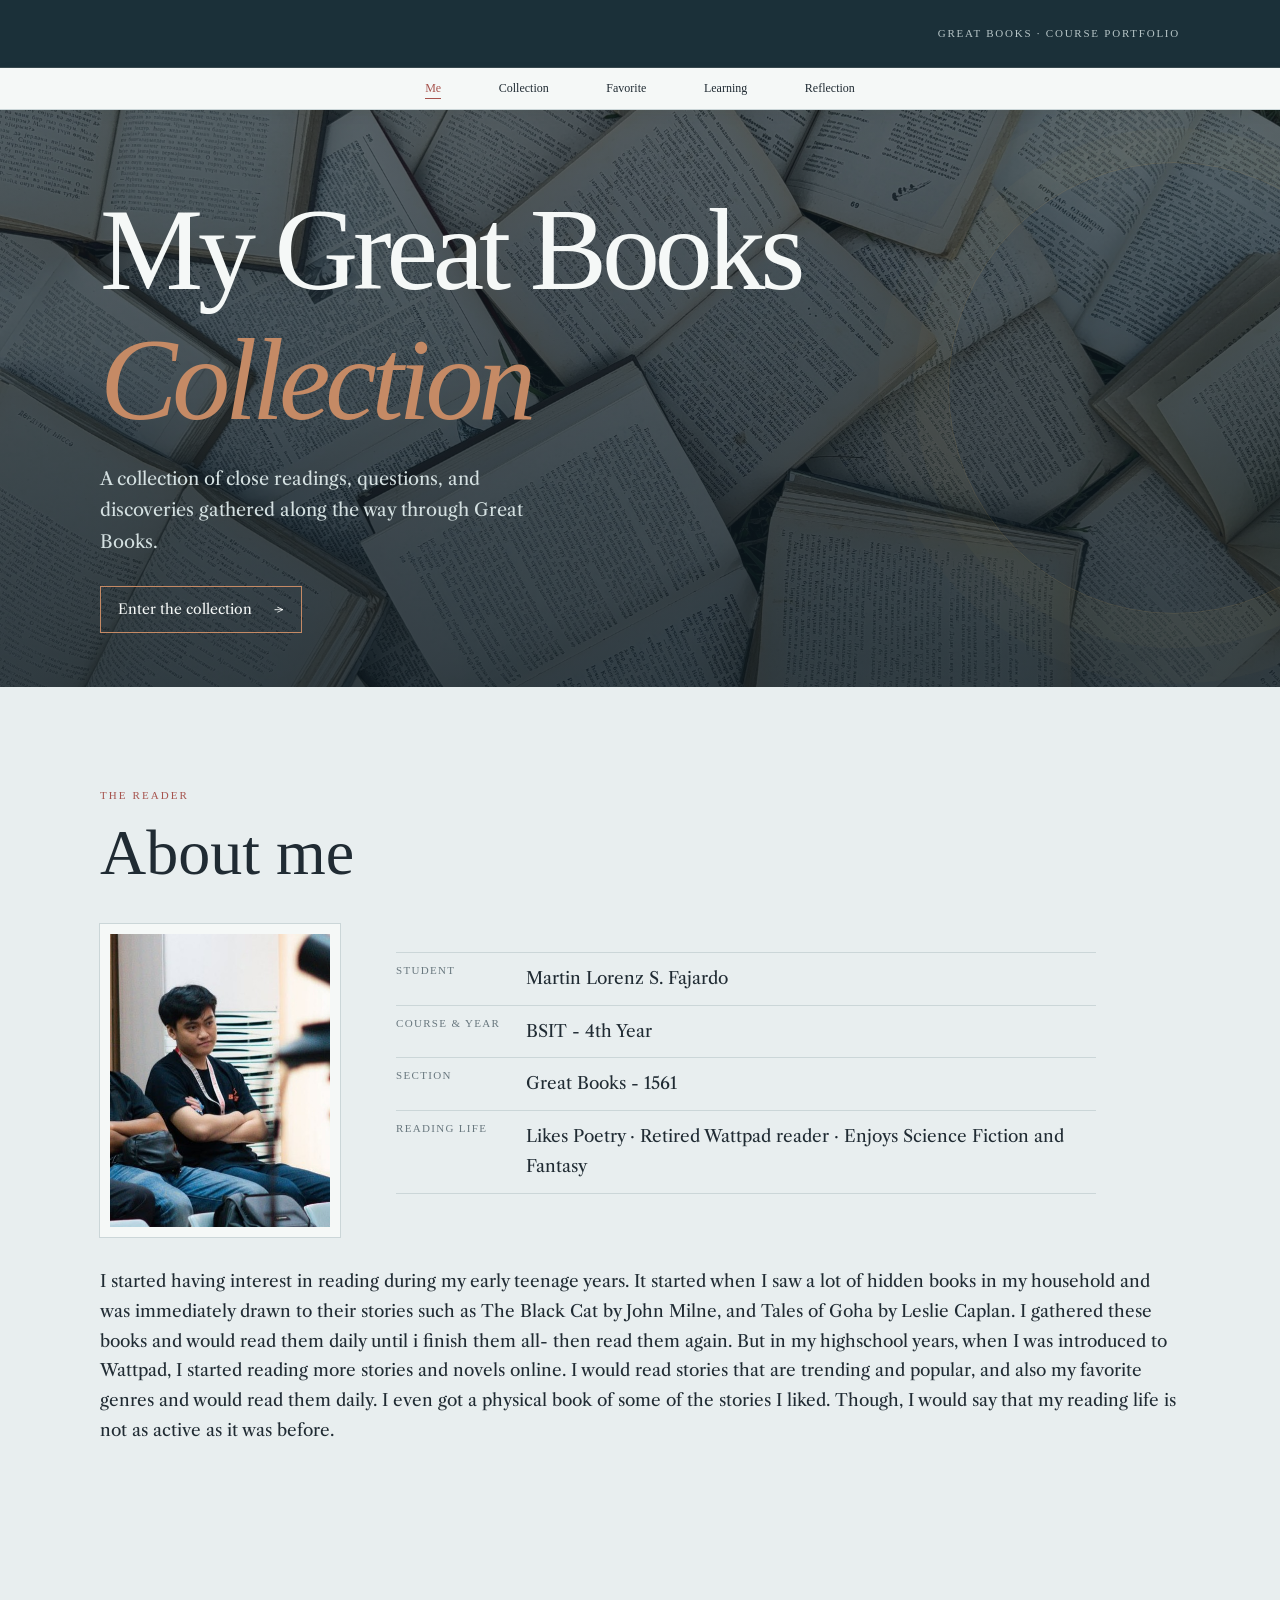
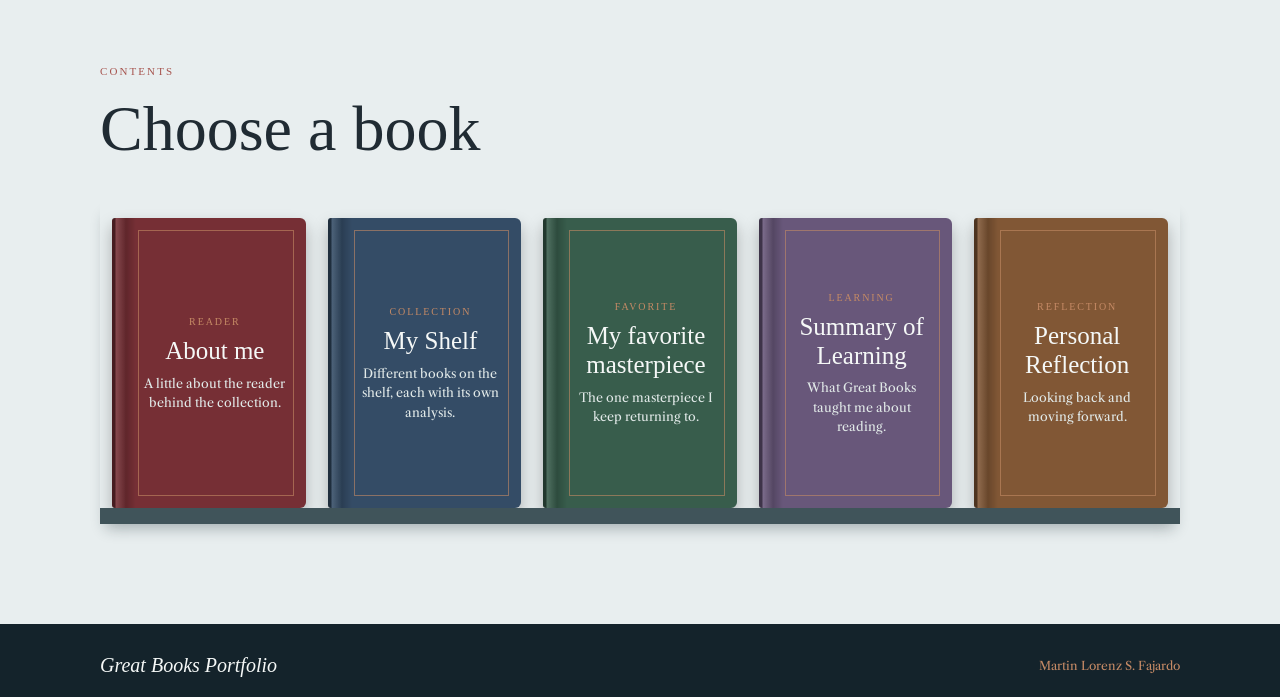
<file: index.html>
<!DOCTYPE html>
<html lang="en">

<head>
  <meta charset="utf-8">
  <meta name="viewport" content="width=device-width, initial-scale=1">
  <meta name="theme-color" content="#1b3039">
  <meta name="description"
    content="A Great Books course portfolio: literary analyses, a favorite masterpiece, and reflections on a reader's journey.">
  <title>My Literary Journey | Great Books Portfolio</title>
  <link rel="preconnect" href="https://fonts.googleapis.com">
  <link rel="preconnect" href="https://fonts.gstatic.com" crossorigin>
  <link
    href="https://fonts.googleapis.com/css2?family=IM+Fell+English:ital@0;1&family=Libre+Caslon+Text:ital,wght@0,400;0,700;1,400&display=swap"
    rel="stylesheet">
  <link rel="stylesheet" href="index.css">
</head>

<body>
  <div class="topline"><a href="index.html"><span>GREAT BOOKS · COURSE PORTFOLIO</span></a></div>

  <nav class="site-nav" aria-label="Portfolio sections">
    <a href="index.html" aria-current="page"><span>Me</span></a>
    <a href="collection.html"><span>Collection</span></a>
    <a href="favorite.html"><span>Favorite</span></a>
    <a href="learning.html"><span>Learning</span></a>
    <a href="reflection.html"><span>Reflection</span></a>
  </nav>

  <header class="masthead" id="home">
    <div class="hero wrap">
      <h1>My Great Books<br><em>Collection</em></h1>
      <p class="intro">A collection of close readings, questions, and discoveries gathered along the way through Great
        Books.</p>
      <a class="button" href="collection.html">Enter the collection <span aria-hidden="true">→</span></a>
    </div>
  </header>

  <main>
    <section class="profile section wrap" id="profile">
      <div class="section-heading">
        <p class="eyebrow">The reader</p>
        <h2 class="page-title">About me</h2>
      </div>
      <div class="profile-grid">
        <div class="portrait" role="img" aria-label="Placeholder for a student portrait">
          <img class="profile-image" src="images/me.jpg" alt="A portrait of the student">
        </div>
        <div class="profile-copy">
          <dl class="details">
            <div>
              <dt>Student</dt>
              <dd>Martin Lorenz S. Fajardo</dd>
            </div>
            <div>
              <dt>Course & Year</dt>
              <dd>BSIT - 4th Year</dd>
            </div>
            <div>
              <dt>Section</dt>
              <dd>Great Books - 1561</dd>
            </div>
            <div>
              <dt>Reading life</dt>
              <dd>Likes Poetry &#183; Retired Wattpad reader &#183; Enjoys Science Fiction and Fantasy</dd>
            </div>
          </dl>
        </div>
      </div>
      <br/>
      <div class="bio">
        <p>I started having interest in reading during my early teenage years. It started when I saw a lot of hidden books in my household and was immediately drawn to their stories such as
          The Black Cat by John Milne, and Tales of Goha by Leslie Caplan. I gathered these books and would read them daily until i finish them all- then read them again. But in my highschool
          years, when I was introduced to Wattpad, I started reading more stories and novels online. I would read stories that are trending and popular, and also my favorite genres and would read them daily. I even got
          a physical book of some of the stories I liked. Though, I would say that my reading life is not as active as it was before.
        </p>
      </div>
    </section>

    <section class="contents section wrap" aria-label="Contents">
      <div class="section-heading">
        <p class="eyebrow">Contents</p>
        <h2>Choose a book</h2>
      </div>
      <div class="contents-grid">
        <a class="contents-card" href="#profile" style="--book:#762f35"><span class="eyebrow">Reader</span><strong>About
            me</strong><span>A little about the reader behind the collection.</span></a>
        <a class="contents-card" href="collection.html" style="--book:#344c66"><span
            class="eyebrow">Collection</span><strong>My Shelf</strong><span>Different books on the shelf, each with its
            own analysis.</span></a>
        <a class="contents-card" href="favorite.html" style="--book:#385d4c"><span
            class="eyebrow">Favorite</span><strong>My favorite masterpiece</strong><span>The one masterpiece I keep
            returning to.</span></a>
        <a class="contents-card" href="learning.html" style="--book:#68577a"><span
            class="eyebrow">Learning</span><strong>Summary of Learning</strong><span>What Great Books taught me about
            reading.</span></a>
        <a class="contents-card" href="reflection.html" style="--book:#815735"><span
            class="eyebrow">Reflection</span><strong>Personal Reflection</strong><span>Looking back and moving
            forward.</span></a>
      </div>
    </section>
  </main>

  <footer>
    <div class="wrap footer-inner"><span>Great Books Portfolio</span><a>Martin Lorenz S. Fajardo</a></div>
  </footer>
</body>

</html>
</file>
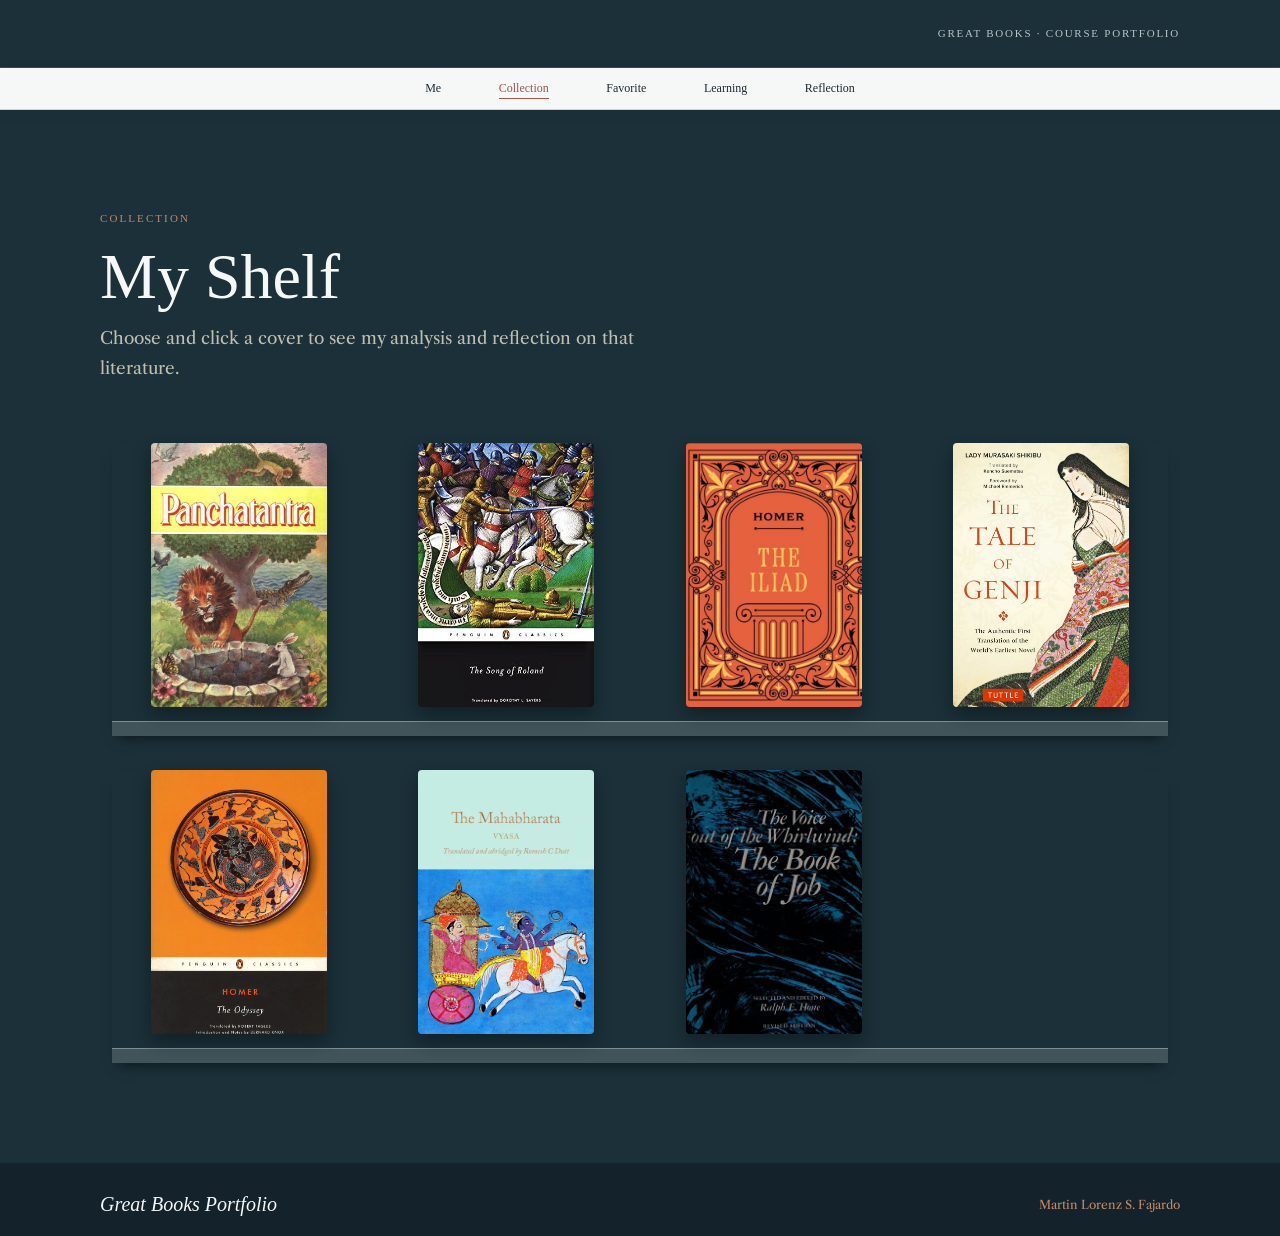
<file: collection.html>
<!DOCTYPE html>
<html lang="en">

<head>
  <meta charset="utf-8">
  <meta name="viewport" content="width=device-width, initial-scale=1">
  <meta name="theme-color" content="#1b3039">
  <meta name="description"
    content="A Great Books course portfolio: literary analyses, a favorite masterpiece, and reflections on a reader's journey.">
  <title>My Shelf | Great Books Portfolio</title>
  <link rel="preconnect" href="https://fonts.googleapis.com">
  <link rel="preconnect" href="https://fonts.gstatic.com" crossorigin>
  <link
    href="https://fonts.googleapis.com/css2?family=IM+Fell+English:ital@0;1&family=Libre+Caslon+Text:ital,wght@0,400;0,700;1,400&display=swap"
    rel="stylesheet">
  <link rel="stylesheet" href="index.css">
</head>

<body>
  <div class="topline"><a href="index.html"><span>GREAT BOOKS · COURSE PORTFOLIO</span></a></div>

  <nav class="site-nav" aria-label="Portfolio sections">
    <a href="index.html"><span>Me</span></a>
    <a href="collection.html" aria-current="page"><span>Collection</span></a>
    <a href="favorite.html"><span>Favorite</span></a>
    <a href="learning.html"><span>Learning</span></a>
    <a href="reflection.html"><span>Reflection</span></a>
  </nav>

  <main>
    <section class="collection section" id="analyses">
      <div class="wrap">
        <div class="section-heading">
          <p class="eyebrow">Collection</p>
          <h1 class="page-title">My Shelf</h1>
          <p class="section-intro">Choose and click a cover to see my analysis and reflection on that literature.</p>
        </div>
        <div class="shelf" id="shelf" role="group" aria-label="Select one of eight literary analyses"></div>
      </div>
    </section>
  </main>

  <dialog class="reading-card" id="reading" aria-labelledby="reading-title">
    <button class="reading-close" type="button" aria-label="Close analysis">×</button>
    <div class="reading-content" id="reading-content"></div>
  </dialog>

  <footer>
    <div class="wrap footer-inner"><span>Great Books Portfolio</span><a>Martin Lorenz S. Fajardo</a></div>
  </footer>

  <script>
    fetch('analyses.json')
      .then(response => {
        if (!response.ok) throw new Error('Could not load analyses.json');
        return response.json();
      })
      .then(analyses => {
    const shelf = document.getElementById('shelf'), reading = document.getElementById('reading');
    const readingContent = document.getElementById('reading-content');
    let activeIndex = -1;
    function openAnalysis(index) {
      const b = analyses[index];
      activeIndex = index;
      [...shelf.querySelectorAll('.book-cover')].forEach((button, i) => button.setAttribute('aria-pressed', i === index ? 'true' : 'false'));
      readingContent.innerHTML = `<div class="reading-meta"><span class="eyebrow">Great Book ${String(index + 1).padStart(2, '0')}</span><h2 id="reading-title">${b.title}</h2><p>${b.author}</p></div><div class="reading-text"><p class="analysis-label">About:</p><p>${b.about}</p><p class="analysis-label">Lens:</p><p class="lens">${b.lens}</p><p class="analysis-label">My thoughts:</p><p>${b.analysis}</p></div>`;
      if (!reading.open) reading.showModal();
    }
    analyses.forEach((book, index) => {
      if (index % 4 === 0) {
        const row = document.createElement('div');
        row.className = 'shelf-row';
        row.setAttribute('role', 'group');
        row.setAttribute('aria-label', `Books ${index + 1} to ${Math.min(index + 4, analyses.length)}`);
        shelf.append(row);
      }
      const button = document.createElement('button');
      button.type = 'button';
      button.className = 'book-cover';
      button.setAttribute('aria-pressed', 'false');
      button.setAttribute('aria-label', `Read analysis ${index + 1}: ${book.title} by ${book.author}`);
      const cover = document.createElement('img');
      cover.src = book.cover;
      cover.alt = '';
      cover.loading = 'lazy';
      button.append(cover);
      button.addEventListener('click', () => openAnalysis(index));
      shelf.lastElementChild.append(button);
    });
    reading.querySelector('.reading-close').addEventListener('click', () => reading.close());
    reading.addEventListener('click', event => {
      if (event.target === reading) reading.close();
    });
    reading.addEventListener('close', () => {
      if (activeIndex >= 0) shelf.querySelectorAll('.book-cover')[activeIndex]?.setAttribute('aria-pressed', 'false');
      activeIndex = -1;
    });
      })
      .catch(error => {
        document.getElementById('shelf').textContent = 'The book analyses could not be loaded.';
        console.error(error);
      });
  </script>
</body>

</html>
</file>
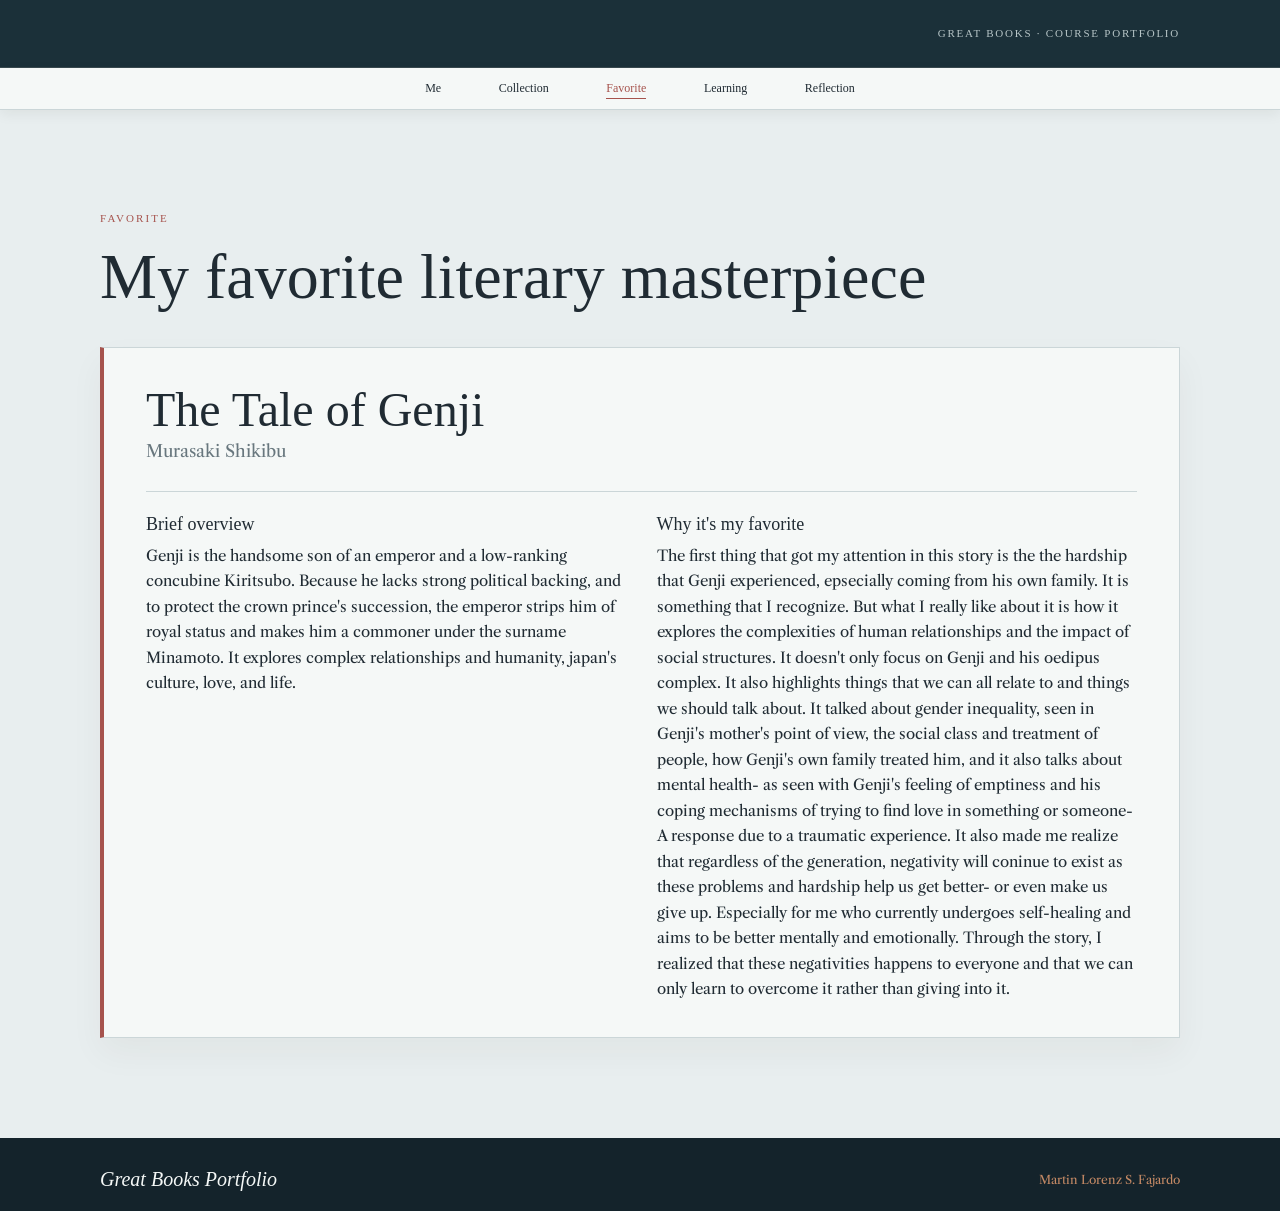
<file: favorite.html>
<!DOCTYPE html>
<html lang="en">

<head>
  <meta charset="utf-8">
  <meta name="viewport" content="width=device-width, initial-scale=1">
  <meta name="theme-color" content="#1b3039">
  <meta name="description"
    content="A Great Books course portfolio: literary analyses, a favorite masterpiece, and reflections on a reader's journey.">
  <title>My favorite masterpiece | Great Books Portfolio</title>
  <link rel="preconnect" href="https://fonts.googleapis.com">
  <link rel="preconnect" href="https://fonts.gstatic.com" crossorigin>
  <link
    href="https://fonts.googleapis.com/css2?family=IM+Fell+English:ital@0;1&family=Libre+Caslon+Text:ital,wght@0,400;0,700;1,400&display=swap"
    rel="stylesheet">
  <link rel="stylesheet" href="index.css">
</head>

<body>
  <div class="topline"><a href="index.html"><span>GREAT BOOKS · COURSE PORTFOLIO</span></a></div>

  <nav class="site-nav" aria-label="Portfolio sections">
    <a href="index.html"><span>Me</span></a>
    <a href="collection.html"><span>Collection</span></a>
    <a href="favorite.html" aria-current="page"><span>Favorite</span></a>
    <a href="learning.html"><span>Learning</span></a>
    <a href="reflection.html"><span>Reflection</span></a>
  </nav>

  <main>
    <section class="favorite section wrap" id="favorite">
      <div class="section-heading">
        <p class="eyebrow">Favorite</p>
        <h1 class="page-title">My favorite literary masterpiece</h1>
      </div>
      <div class="favorite-card">
        <h3>The Tale of Genji</h3>
        <p class="byline">Murasaki Shikibu</p>
        <div class="favorite-columns">
          <div>
            <h4>Brief overview</h4>
            <p>Genji is the handsome son of an emperor and a low-ranking concubine Kiritsubo. Because he lacks strong political backing, and to protect the crown prince's succession, the emperor strips him of royal status and makes him a commoner under the surname Minamoto. It explores complex relationships and humanity, japan's culture, love, and life.</p>
          </div>
          <div>
            <h4>Why it's my favorite</h4>
            <p>The first thing that got my attention in this story is the the hardship that Genji experienced, epsecially coming from his own family. It is something that I recognize. 
              But what I really like about it is how it explores the complexities of human relationships and the impact of social structures. It doesn't only focus on Genji and his
              oedipus complex. It also highlights things that we can all relate to and things we should talk about. It talked about gender inequality, seen in Genji's mother's
              point of view, the social class and treatment of people, how Genji's own family treated him, and it also talks about mental health- as seen with Genji's feeling of
              emptiness and his coping mechanisms of trying to find love in something or someone- A response due to a traumatic experience. It also made me realize that regardless of the
              generation, negativity will coninue to exist as these problems and hardship help us get better- or even make us give up. Especially for me who currently undergoes
              self-healing and aims to be better mentally and emotionally. Through the story, I realized that these negativities happens to everyone and that we can only learn to
              overcome it rather than giving into it.
            </p>
          </div>
        </div>
      </div>
    </section>
  </main>

  <footer>
    <div class="wrap footer-inner"><span>Great Books Portfolio</span><a>Martin Lorenz S. Fajardo</a></div>
  </footer>
</body>

</html>
</file>
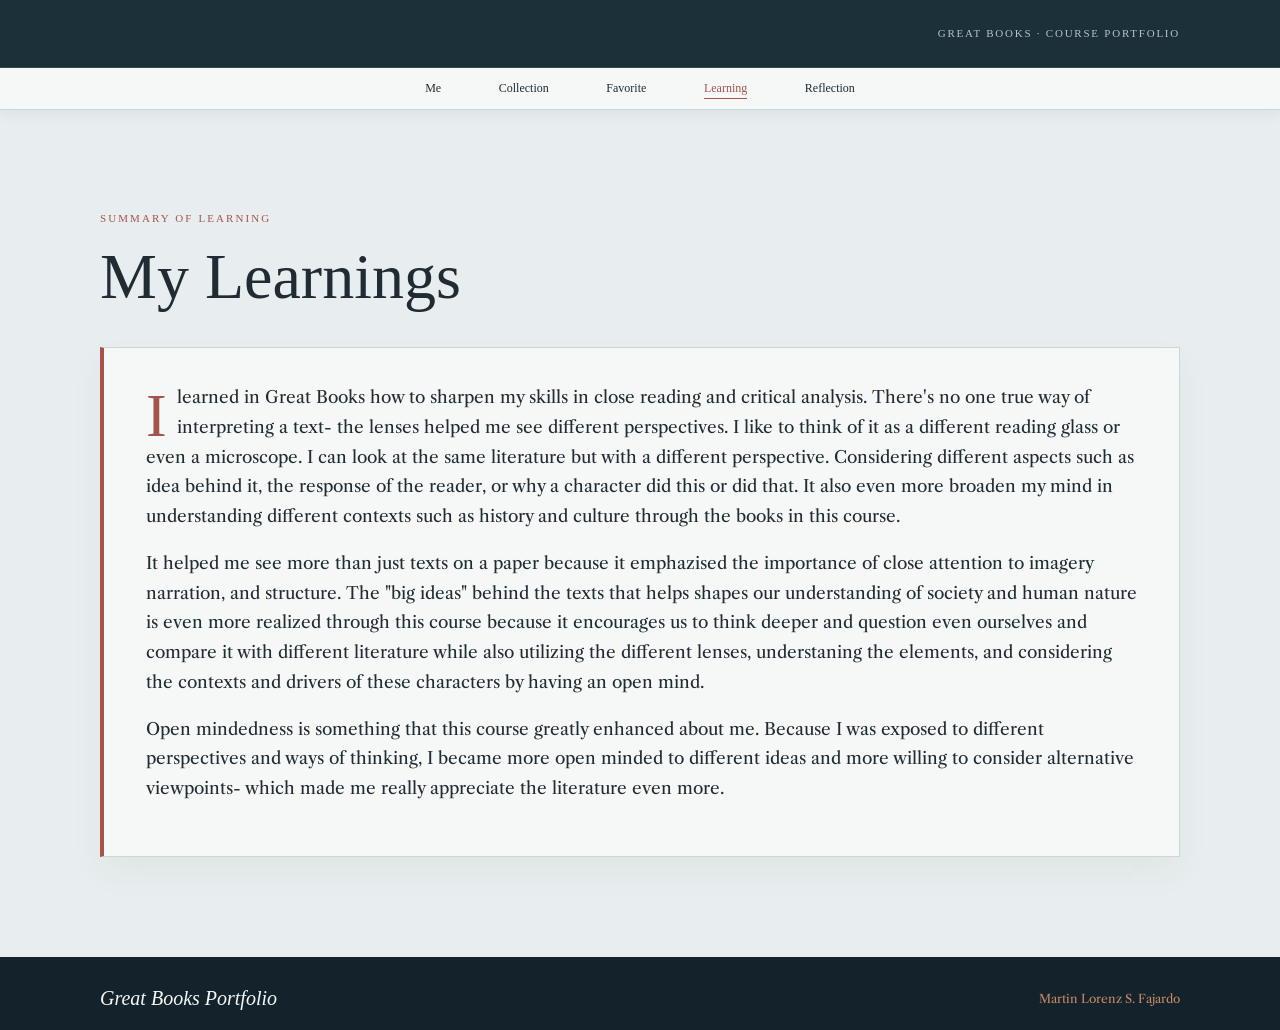
<file: learning.html>
<!DOCTYPE html>
<html lang="en">

<head>
  <meta charset="utf-8">
  <meta name="viewport" content="width=device-width, initial-scale=1">
  <meta name="theme-color" content="#1b3039">
  <meta name="description"
    content="A Great Books course portfolio: literary analyses, a favorite masterpiece, and reflections on a reader's journey.">
  <title>Summary of Learning | Great Books Portfolio</title>
  <link rel="preconnect" href="https://fonts.googleapis.com">
  <link rel="preconnect" href="https://fonts.gstatic.com" crossorigin>
  <link
    href="https://fonts.googleapis.com/css2?family=IM+Fell+English:ital@0;1&family=Libre+Caslon+Text:ital,wght@0,400;0,700;1,400&display=swap"
    rel="stylesheet">
  <link rel="stylesheet" href="index.css">
</head>

<body>
  <div class="topline"><a href="index.html"><span>GREAT BOOKS · COURSE PORTFOLIO</span></a></div>

  <nav class="site-nav" aria-label="Portfolio sections">
    <a href="index.html"><span>Me</span></a>
    <a href="collection.html"><span>Collection</span></a>
    <a href="favorite.html"><span>Favorite</span></a>
    <a href="learning.html" aria-current="page"><span>Learning</span></a>
    <a href="reflection.html"><span>Reflection</span></a>
  </nav>

  <main>
    <section class="learning section wrap" id="learning">
      <div class="section-heading">
          <p class="eyebrow">Summary of Learning</p>
          <h1 class="page-title">My Learnings</h1>
      </div>
      <div class="favorite-card">
          <p class="dropcap">I learned in Great Books how to sharpen my skills in close reading and critical analysis. There's no one true way of interpreting a text-
            the lenses helped me see different perspectives. I like to think of it as a different reading glass or even a microscope. I can look at the same literature
            but with a different perspective. Considering different aspects such as idea behind it, the response of the reader, or why a character did this or did that.
            It also even more broaden my mind in understanding different contexts such as history and culture through the books in this course.</p>
          <p>It helped me see more than just texts on a paper because it emphazised the importance of close attention to imagery narration, and structure.
            The "big ideas" behind the texts that helps shapes our understanding of society and human nature is even more realized through this course because it
            encourages us to think deeper and question even ourselves and compare it with different literature while also utilizing the different lenses, understaning
            the elements, and considering the contexts and drivers of these characters by having an open mind.</p>
          <p>Open mindedness is something that this course greatly enhanced about me. Because I was exposed to different perspectives and ways of thinking,
            I became more open minded to different ideas and more willing to consider alternative viewpoints- which made me really appreciate the literature even more.</p>
      </div>
    </section>
  </main>

  <footer>
    <div class="wrap footer-inner"><span>Great Books Portfolio</span><a>Martin Lorenz S. Fajardo</a></div>
  </footer>
</body>

</html>
</file>
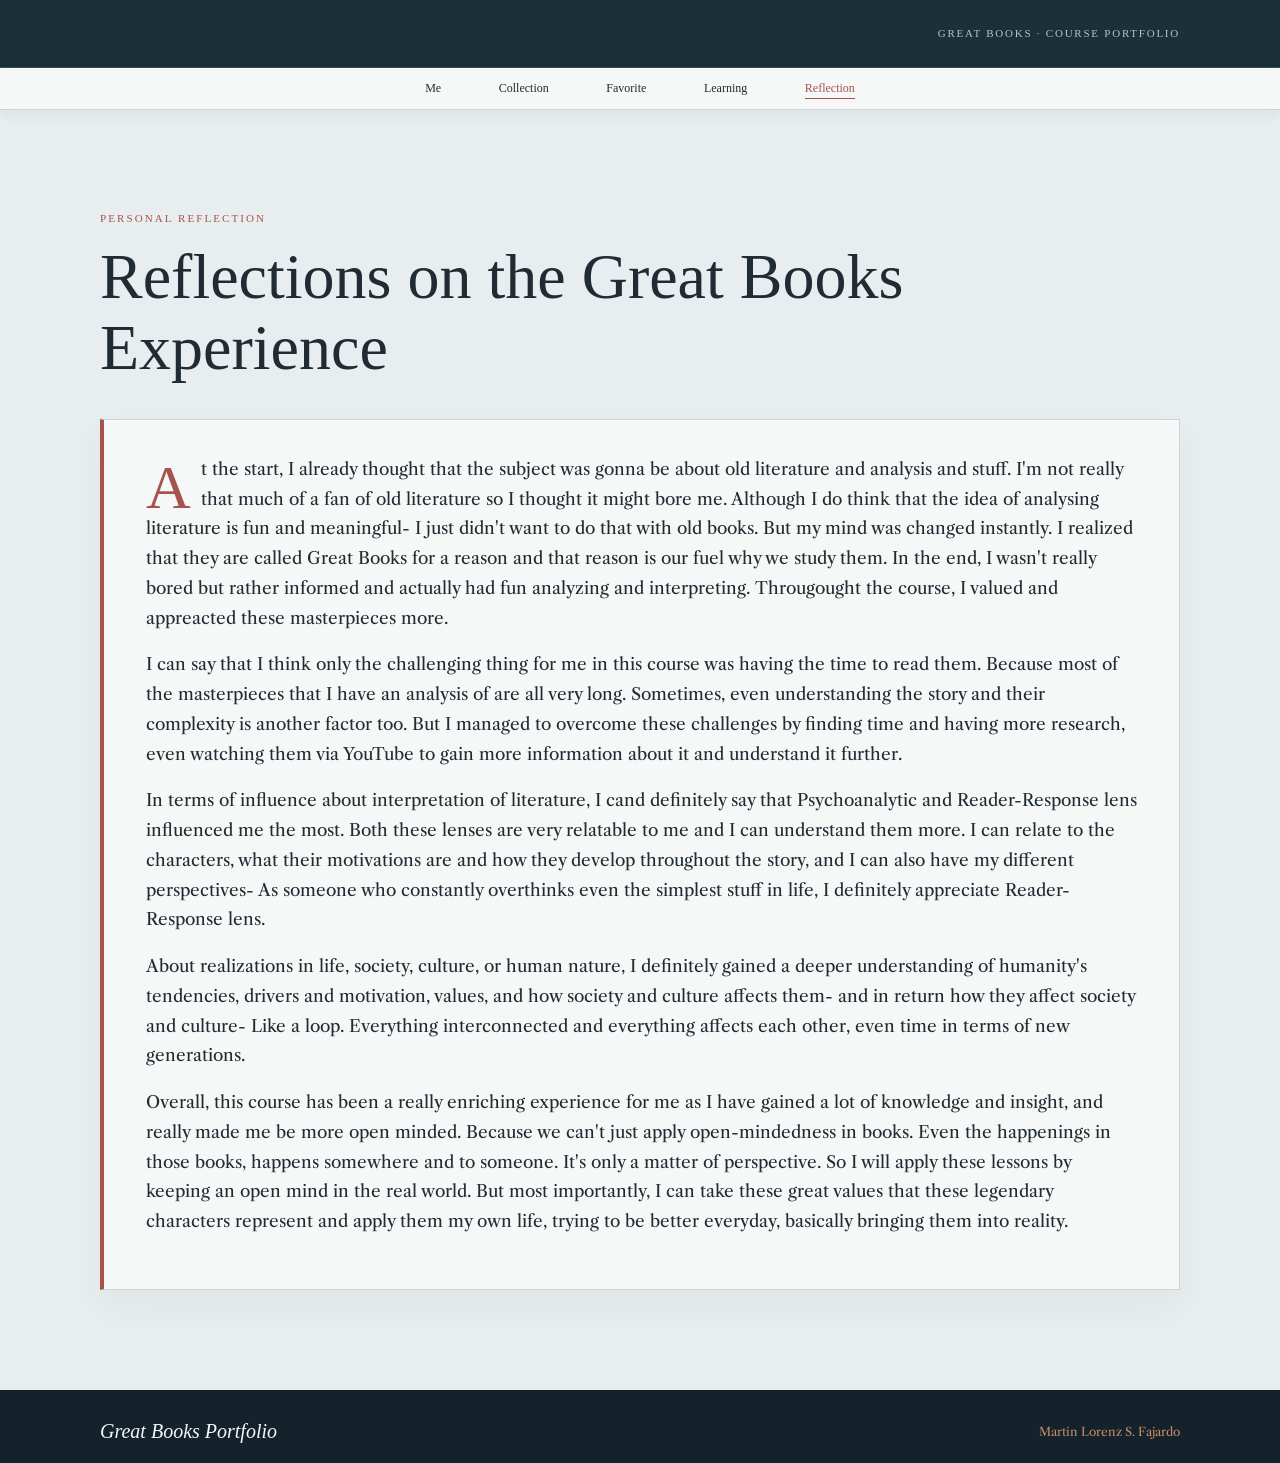
<file: reflection.html>
<!DOCTYPE html>
<html lang="en">

<head>
  <meta charset="utf-8">
  <meta name="viewport" content="width=device-width, initial-scale=1">
  <meta name="theme-color" content="#1b3039">
  <meta name="description"
    content="A Great Books course portfolio: literary analyses, a favorite masterpiece, and reflections on a reader's journey.">
  <title>Personal Reflection | Great Books Portfolio</title>
  <link rel="preconnect" href="https://fonts.googleapis.com">
  <link rel="preconnect" href="https://fonts.gstatic.com" crossorigin>
  <link
    href="https://fonts.googleapis.com/css2?family=IM+Fell+English:ital@0;1&family=Libre+Caslon+Text:ital,wght@0,400;0,700;1,400&display=swap"
    rel="stylesheet">
  <link rel="stylesheet" href="index.css">
</head>

<body>
  <div class="topline"><a href="index.html"><span>GREAT BOOKS · COURSE PORTFOLIO</span></a></div>

  <nav class="site-nav" aria-label="Portfolio sections">
    <a href="index.html"><span>Me</span></a>
    <a href="collection.html"><span>Collection</span></a>
    <a href="favorite.html"><span>Favorite</span></a>
    <a href="learning.html"><span>Learning</span></a>
    <a href="reflection.html" aria-current="page"><span>Reflection</span></a>
  </nav>

  <main>
    <section class="reflection section wrap" id="reflection">
      <div class="section-heading">
        <p class="eyebrow">Personal Reflection</p>
        <h1 class="page-title">Reflections on the Great Books Experience</h1>
      </div>
      <div class="favorite-card">
        <p class="dropcap">At the start, I already thought that the subject was gonna be about old literature and analysis and stuff. I'm
          not really that much of a fan of old literature so I thought it might bore me. Although I do think that the idea of analysing
          literature is fun and meaningful- I just didn't want to do that with old books. But my mind was changed instantly. I realized
          that they are called Great Books for a reason and that reason is our fuel why we study them. In the end, I wasn't really bored
          but rather informed and actually had fun analyzing and interpreting. Througought the course, I valued and appreacted these
          masterpieces more.</p>
        <p>I can say that I think only the challenging thing for me in this course was having the time to read them. Because most of the
          masterpieces that I have an analysis of are all very long. Sometimes, even understanding the story and their complexity is another
          factor too. But I managed to overcome these challenges by finding time and having more research, even watching them via YouTube to
          gain more information about it and understand it further.</p>
        <p>In terms of influence about interpretation of literature, I cand definitely say that Psychoanalytic and Reader-Response lens
          influenced me the most. Both these lenses are very relatable to me and I can understand them more. I can relate to the characters,
          what their motivations are and how they develop throughout the story, and I can also have my different perspectives- As someone who
          constantly overthinks even the simplest stuff in life, I definitely appreciate Reader-Response lens.</p>
        <p>About realizations in life, society, culture, or human nature, I definitely gained a deeper understanding of humanity's tendencies,
          drivers and motivation, values, and how society and culture affects them- and in return how they affect society and culture- Like a
          loop. Everything interconnected and everything affects each other, even time in terms of new generations.</p>
        <p>Overall, this course has been a really enriching experience for me as I have gained a lot of knowledge and insight, and really made me be
          more open minded. Because we can't just apply open-mindedness in books. Even the happenings in those books, happens somewhere and to someone.
          It's only a matter of perspective. So I will apply these lessons by keeping an open mind in the real world. But most importantly, I can take these
          great values that these legendary characters represent and apply them my own life, trying to be better everyday, basically bringing them into reality.</p>
      </div>
    </section>
  </main>

  <footer>
    <div class="wrap footer-inner"><span>Great Books Portfolio</span><a>Martin Lorenz S. Fajardo</a></div>
  </footer>
</body>

</html>
</file>
<file: index.css>
:root {
    --paper: #e8eeef;
    --paper-light: #f5f8f7;
    --ink: #202b33;
    --muted: #68777e;
    --green: #1b3039;
    --green-soft: #294751;
    --gold: #c58a65;
    --red: #a6534d;
    --black: #14232b;
    --rule: #cbd6d8;
    box-sizing: border-box;
    scroll-behavior: smooth;
    scroll-padding-top: 76px
}

* {
    box-sizing: inherit
}

body {
    margin: 0;
    background: var(--paper);
    color: var(--ink);
    font: 17px/1.75 "Libre Caslon Text", Georgia, serif;
    min-height: 100vh;
    display: flex;
    flex-direction: column;
}

main {
    flex: 1;
}

h1,
h2,
h3,
h4,
p {
    margin-top: 0
}

h1,
h2,
h3 {
    font-family: "IM Fell English", Georgia, serif;
    font-weight: 400;
    line-height: 1.12
}

a {
    color: inherit
}

.wrap {
    width: min(1080px, calc(100% - 48px));
    margin-inline: auto
}

.masthead {
    min-height: 540px;
    background: linear-gradient(0deg, rgba(12, 24, 31, .82), rgba(12, 24, 31, .66)), url("images/bg.jpg") center 48% / cover no-repeat;
    color: var(--paper-light);
    position: relative;
    overflow: hidden
}

.masthead:after {
    content: "";
    position: absolute;
    width: 450px;
    height: 450px;
    border: 1px solid rgba(189, 156, 92, .18);
    border-radius: 50%;
    right: -120px;
    top: 52px;
    box-shadow: 0 0 0 34px rgba(189, 156, 92, .035), 0 0 0 70px rgba(189, 156, 92, .025)
}

a {
    text-decoration: none;
} 

.topline {
    background: var(--green);
    color: var(--paper-light);
    height: 68px;
    padding: 0 max(24px, calc((100% - 1080px)/2));
    display: flex;
    align-items: center;
    justify-content: flex-end;
    border-bottom: 1px solid rgba(238, 232, 216, .14);
    font: 11px/1.2 Georgia, serif;
    letter-spacing: .16em;
}

.wordmark {
    text-decoration: none;
    font: italic 20px "IM Fell English", Georgia, serif;
    letter-spacing: 0
}

.topline {
    background: var(--green);
}

.topline span {
    color: #b7c5c7
}

.hero {
    padding-top: 76px;
    padding-bottom: 54px;
    position: relative;
    z-index: 1
}

.eyebrow {
    margin: 0 0 14px;
    color: var(--red);
    font: 11px/1.5 Georgia, serif;
    letter-spacing: .19em;
    text-transform: uppercase
}

.masthead .eyebrow {
    color: var(--gold)
}

h1 {
    font-size: clamp(66px, 10vw, 116px);
    letter-spacing: -.045em;
    margin: 0 0 18px
}

h1 em {
    color: var(--gold);
    font-weight: 400
}

.intro {
    max-width: 460px;
    color: #d4e0e1;
    font-size: 18px;
    margin-bottom: 28px
}

.button {
    display: inline-flex;
    gap: 22px;
    align-items: center;
    padding: 10px 17px;
    border: 1px solid var(--gold);
    color: var(--paper-light);
    text-decoration: none;
    font-size: 14px
}

.button:hover {
    background: var(--gold);
    color: var(--green)
}

.site-nav {
    position: sticky;
    top: 0;
    z-index: 5;
    background: var(--paper-light);
    border-bottom: 1px solid var(--rule);
    display: flex;
    justify-content: center;
    gap: clamp(14px, 4.5vw, 62px);
    padding: 13px 20px;
    box-shadow: 0 4px 14px #241e1010
}

.site-nav a {
    text-decoration: none;
    color: var(--muted);
    font: 10px Georgia, serif;
    letter-spacing: .12em;
    white-space: nowrap
}

.site-nav a span {
    color: var(--ink);
    font-size: 12px;
    letter-spacing: 0
}

.site-nav a[aria-current="page"] span {
    color: var(--red);
    border-bottom: 1px solid var(--red);
    padding-bottom: 3px
}

.site-nav a:hover,
.site-nav a:focus-visible {
    color: var(--red)
}

.section {
    padding-top: 100px;
    padding-bottom: 100px
}

.section-heading {
    margin-bottom: 35px
}

.section-heading h2,
.learning h2 {
    font-size: clamp(40px, 6vw, 64px);
    margin-bottom: 12px
}

.section-intro {
    max-width: 590px;
    color: var(--muted);
    margin-bottom: 0
}

.profile-grid {
    display: grid;
    grid-template-columns: 240px 1fr;
    gap: 56px;
    align-items: start
}

.portrait {
    min-height: 300px;
    background: linear-gradient(145deg, #c8d5d5, #8da6a9);
    display: grid;
    place-items: center;
    border: 10px solid var(--paper-light);
    outline: 1px solid var(--rule);
    color: #40575c;
    text-align: center;
    font: 11px/1.7 Georgia, serif;
    letter-spacing: .2em
}

.profile-copy {
    max-width: 700px
}

.portrait img {
    display: block;
    width: 100%;
    height: 100%;
    object-fit: cover
}

.dropcap:first-letter {
    float: left;
    font: 62px/.8 "IM Fell English", Georgia, serif;
    color: var(--red);
    padding: 8px 10px 0 0
}

.details {
    margin: 28px 0 15px;
    border-top: 1px solid var(--rule)
}

.details div {
    display: grid;
    grid-template-columns: 130px 1fr;
    padding: 11px 0;
    border-bottom: 1px solid var(--rule)
}

dt {
    color: var(--muted);
    font: 11px Georgia, serif;
    letter-spacing: .12em;
    text-transform: uppercase
}

dd {
    margin: 0
}

.collection {
    background: var(--green);
    color: var(--paper-light)
}

.collection .eyebrow {
    color: var(--gold)
}

.collection .section-intro {
    color: #c1beae
}

.shelf {
    display: grid;
    gap: 34px;
    padding: 24px 12px 0;
    margin-top: 18px;
}

.shelf-row {
    display: grid;
    grid-template-columns: repeat(4, minmax(0, 1fr));
    align-items: end;
    justify-items: center;
    gap: clamp(10px, 3vw, 30px);
    padding: 0 8px 15px;
    border-bottom: 14px solid #40545a;
    box-shadow: 0 9px 12px -7px #0008;
    background: linear-gradient(to bottom, transparent calc(100% - 1px), #789096 calc(100% - 1px));
}

.book-cover {
    width: min(100%, 176px);
    aspect-ratio: 2 / 3;
    padding: 0;
    border: 0;
    border-radius: 4px;
    background: transparent;
    cursor: pointer;
    box-shadow: 0 8px 18px #0005;
    overflow: hidden;
    transition: transform .18s ease, box-shadow .18s ease
}

.book-cover img {
    display: block;
    width: 100%;
    height: 100%;
    object-fit: cover
}

.book-cover:hover,
.book-cover[aria-pressed=true] {
    transform: translateY(-8px);
    box-shadow: 0 14px 24px #0007
}

.book-cover[aria-pressed=true] {
    outline: 2px solid var(--gold);
    outline-offset: 3px
}

.reading-card {
    position: fixed;
    inset: 0;
    width: min(900px, calc(100% - 36px));
    max-width: none;
    max-height: min(82vh, 760px);
    margin: auto;
    overflow: auto;
    display: grid;
    grid-template-columns: minmax(190px, .8fr) 2fr;
    gap: 50px;
    padding: 36px 40px;
    background: var(--paper-light);
    color: var(--ink);
    border: 0;
    border-top: 3px solid var(--gold);
    box-shadow: 0 24px 80px #0008;
    min-height: 250px
}

.reading-card:not([open]) {
    display: none
}

.reading-card[open] {
    display: grid
}

.reading-content {
    display: contents
}

.reading-card::backdrop {
    background: rgba(8, 18, 23, .76);
    backdrop-filter: blur(3px)
}

.reading-close {
    position: absolute;
    top: 10px;
    right: 12px;
    z-index: 1;
    display: grid;
    place-items: center;
    width: 38px;
    height: 38px;
    border: 1px solid var(--rule);
    border-radius: 50%;
    background: var(--paper-light);
    color: var(--ink);
    font: 28px/1 Georgia, serif;
    cursor: pointer
}

.reading-close:hover,
.reading-close:focus-visible {
    background: var(--green);
    color: var(--paper-light)
}

.reading-close:focus-visible {
    outline: 3px solid var(--gold);
    outline-offset: 3px
}

.reading-meta h2 {
    font: 400 36px/1.12 "IM Fell English", Georgia, serif;
    margin: 7px 36px 7px 0
}

.reading-meta h3 {
    font-size: 36px;
    margin: 7px 0
}

.reading-meta .eyebrow {
    color: var(--red)
}

.reading-meta p {
    color: var(--muted);
    font-size: 14px
}

.reading-text p:last-child {
    margin-bottom: 0
}

.analysis-label {
    font: 15px Georgia, serif;
    font-weight: 600;
    margin: 20px 0 10px 0
}

.lens {
    font: italic 15px Georgia, serif;
    color: var(--red);
    margin: 2px 0 10px
}

.favorite-card {
    padding: 35px 42px;
    background: var(--paper-light);
    border: 1px solid var(--rule);
    border-left: 4px solid var(--red);
    box-shadow: 0 15px 32px #392b130c
}

.favorite-card h3 {
    font-size: 48px;
    margin-bottom: 0
}

.byline {
    color: var(--muted)
}

.favorite-columns {
    display: grid;
    grid-template-columns: 1fr 1fr;
    gap: 30px;
    margin-top: 24px;
    padding-top: 22px;
    border-top: 1px solid var(--rule)
}

.favorite-columns h4 {
    font: 18px "IM Fell English", Georgia, serif;
    font-weight: 500;
    margin-bottom: 8px
}

.favorite-columns p {
    font-size: 15px;
    line-height: 1.7;
    margin-bottom: 0
}

.learning {
    background: transparent
}

.learning-grid {
    display: grid;
    grid-template-columns: .9fr 1.1fr;
    gap: 78px
}

.learning h2 {
    font-size: clamp(48px, 7vw, 75px)
}

footer {
    background: var(--black);
    color: var(--paper-light);
    padding: 30px 0 20px
}

.footer-inner {
    display: flex;
    align-items: center;
    justify-content: space-between;
    gap: 20px;
    font-size: 13px
}

.footer-inner span:first-child {
    font: italic 20px "IM Fell English", Georgia, serif
}

.footer-inner span:nth-child(2) {
    color: #b7c5c7
}

.footer-inner a {
    color: var(--gold);
    font-size: 12px
}

.credits {
    max-width: 1080px;
    width: calc(100% - 48px);
    margin: 16px auto 0;
    padding-top: 14px;
    border-top: 1px solid #ffffff20;
    color: #b7c5c7;
    font-size: 12px
}

.site-nav a:focus-visible,
.button:focus-visible,
.book-cover:focus-visible {
    outline: 3px solid var(--gold);
    outline-offset: 4px
}

@media(max-width:700px) {
    .masthead {
        min-height: 500px
    }

    .topline {
        padding-inline: 20px
    }

    .topline span {
        font-size: 8px
    }

    .hero {
        padding-top: 74px
    }

    .site-nav {
        justify-content: flex-start;
        overflow-x: auto;
        gap: 24px
    }

    .section {
        padding-top: 70px;
        padding-bottom: 70px
    }

    .profile-grid {
        grid-template-columns: 1fr;
        gap: 30px
    }

    .portrait {
        min-height: 220px;
        width: min(100%, 300px)
    }

    .reading-card {
        grid-template-columns: 1fr;
        gap: 14px;
        padding: 54px 23px 27px
    }

    .shelf {
        gap: 26px;
        padding-inline: 0;
    }

    .shelf-row {
        gap: 12px;
        padding-inline: 0;
        border-bottom-width: 11px;
    }

    .reading-meta h3 {
        font-size: 32px
    }

    .favorite-card {
        padding: 27px 24px
    }

    .favorite-columns {
        grid-template-columns: 1fr;
        gap: 22px
    }

    .learning-grid {
        grid-template-columns: 1fr;
        gap: 12px
    }

    .footer-inner {
        align-items: flex-start;
        flex-direction: column;
        gap: 7px
    }
}

@media(prefers-reduced-motion:reduce) {
    :root {
        scroll-behavior: auto
    }

    *,
    *:before,
    *:after {
        transition: none !important;
        scroll-behavior: auto !important
    }
}

/* Multi-page additions */
.page-title {
    font-size: clamp(40px, 6vw, 64px);
    margin: 0 0 12px
}

.collection.section {
    min-height: 70vh
}

.contents-grid {
    display: flex;
    align-items: flex-end;
    gap: 22px;
    overflow-x: auto;
    padding: 18px 12px 0;
    border-bottom: 16px solid #40545a;
    box-shadow: 0 10px 14px -6px #172a3155
}

.contents-card {
    position: relative;
    flex: 1 0 168px;
    max-width: 210px;
    aspect-ratio: 2 / 3;
    display: flex;
    flex-direction: column;
    justify-content: center;
    gap: 8px;
    padding: 24px 20px 24px 32px;
    color: var(--paper-light);
    text-align: center;
    text-decoration: none;
    border-radius: 3px 6px 6px 3px;
    background:
        linear-gradient(90deg, #0006 0, #0006 3px, #ffffff1f 4px, #00000030 14px, #0000 24px),
        var(--book);
    box-shadow: 0 8px 16px #0004;
    transition: transform .18s ease, box-shadow .18s ease
}

.contents-card:before {
    content: "";
    position: absolute;
    inset: 12px 12px 12px 26px;
    border: 1px solid #c58a6599;
    pointer-events: none
}

.contents-card .eyebrow {
    margin: 0;
    color: var(--gold);
    font-size: 10px
}

.contents-card strong {
    font: 400 25px/1.15 "IM Fell English", Georgia, serif
}

.contents-card span:last-child {
    color: #e1e9e8;
    font-size: 12.5px;
    line-height: 1.55
}

.contents-card:hover,
.contents-card:focus-visible {
    transform: translateY(-10px);
    box-shadow: 0 16px 24px #0006
}

.topline a:focus-visible,
.contents-card:focus-visible {
    outline: 3px solid var(--gold);
    outline-offset: 4px
}

.page-title {
    letter-spacing: normal
}
</file>
